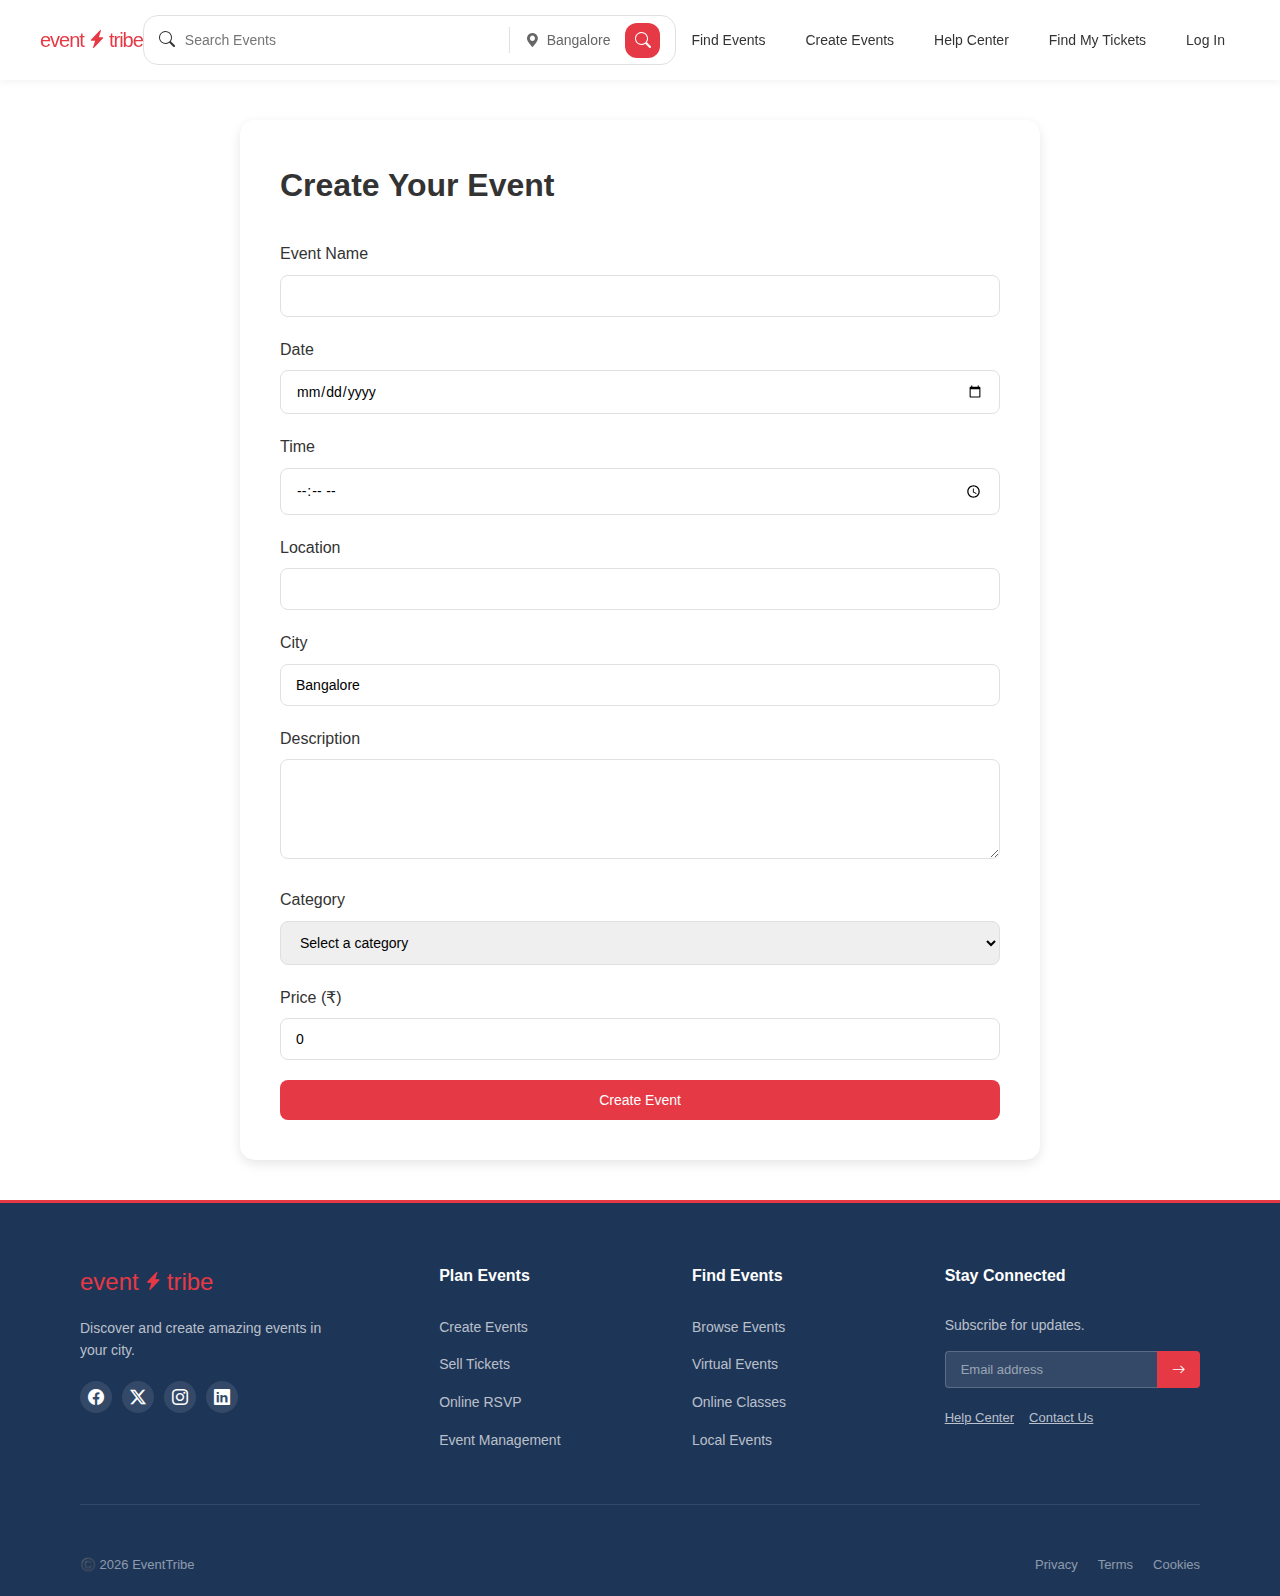
<file: create-event.html>
<!DOCTYPE html>
<html lang="en">

<head>
    <meta charset="UTF-8">
    <meta name="viewport" content="width=device-width, initial-scale=1.0">
    <title>Create Event - EventTribe</title>
    <link rel="stylesheet" href="./src/style.css">
    <link rel="stylesheet" href="https://cdn.jsdelivr.net/npm/bootstrap-icons@1.11.3/font/bootstrap-icons.css" />
</head>

<body>
    <header>
        <a href="./index.html" style="text-decoration: none;">
            <h1 id="logo"><span>event</span><span class="bi bi-lightning-charge-fill"
                    style="font-size: 18px"></span><span>tribe</span></h1>
        </a>
        <button class="mobile-menu-toggle" aria-label="Toggle menu">
            <span class="bi bi-list"></span>
        </button>
        <div class="search-bar">
            <div>
                <span class="bi bi-search"></span>
                <input type="text" placeholder="Search Events">
            </div>
            <div>
                <span class="bi bi-geo-alt-fill"></span>
                <span>Bangalore</span>
            </div>
            <div class="bi bi-search"></div>
        </div>
        <nav class="navbar">
            <a href="./index.html"><span>Find Events</span></a>
            <a href="./create-event.html"><span>Create Events</span></a>
            <a href="./help.html"><span>Help Center</span></a>
            <a href="./tickets.html"><span>Find My Tickets</span></a>
            <a href="./login.html"><span>Log In</span></a>
        </nav>
        <nav class="mobile-nav">
            <a href="./index.html"><span>Find Events</span></a>
            <a href="./create-event.html"><span>Create Events</span></a>
            <a href="./help.html"><span>Help Center</span></a>
            <a href="./tickets.html"><span>Find My Tickets</span></a>
            <a href="./login.html"><span>Log In</span></a>
        </nav>
    </header>
    <main>
        <section class="create-event">
            <h2>Create Your Event</h2>
            <form id="event-form" class="event-form">
                <div class="form-group">
                    <label for="event-name">Event Name</label>
                    <input type="text" id="event-name" required>
                </div>
                <div class="form-group">
                    <label for="event-date">Date</label>
                    <input type="date" id="event-date" required>
                </div>
                <div class="form-group">
                    <label for="event-time">Time</label>
                    <input type="time" id="event-time" required>
                </div>
                <div class="form-group">
                    <label for="event-location">Location</label>
                    <input type="text" id="event-location" required>
                </div>
                <div class="form-group">
                    <label for="event-city">City</label>
                    <input type="text" id="event-city" value="Bangalore" required>
                </div>
                <div class="form-group">
                    <label for="event-description">Description</label>
                    <textarea id="event-description" rows="4"></textarea>
                </div>
                <div class="form-group">
                    <label for="event-category">Category</label>
                    <select id="event-category" required>
                        <option value="">Select a category</option>
                        <option value="Music">Music</option>
                        <option value="Night Life">Night Life</option>
                        <option value="Performing & Visual Arts">Performing & Visual Arts</option>
                        <option value="Holidays">Holidays</option>
                        <option value="Food & Drinks">Food & Drinks</option>
                    </select>
                </div>
                <div class="form-group">
                    <label for="event-price">Price (₹)</label>
                    <input type="number" id="event-price" min="0" value="0" placeholder="0 for free events">
                </div>
                <button type="submit" class="btn btn-primary">Create Event</button>
            </form>
        </section>
    </main>
    <footer class="footer-medium">
        <div class="footer-container">
            <div class="footer-top">
                <div class="footer-col brand-col">
                    <h2><span>event</span><span class="bi bi-lightning-charge-fill"
                            style="font-size: 18px"></span><span>tribe</span></h2>
                    <p>Discover and create amazing events in your city.</p>
                    <div class="social-links">
                        <a href="#" aria-label="Facebook"><span class="bi bi-facebook"></span></a>
                        <a href="#" aria-label="Twitter"><span class="bi bi-twitter-x"></span></a>
                        <a href="#" aria-label="Instagram"><span class="bi bi-instagram"></span></a>
                        <a href="#" aria-label="LinkedIn"><span class="bi bi-linkedin"></span></a>
                    </div>
                </div>
                <div class="footer-col">
                    <h3>Plan Events</h3>
                    <ul class="footer-links">
                        <li><a href="./create-event.html">Create Events</a></li>
                        <li><a href="#">Sell Tickets</a></li>
                        <li><a href="#">Online RSVP</a></li>
                        <li><a href="#">Event Management</a></li>
                    </ul>
                </div>
                <div class="footer-col">
                    <h3>Find Events</h3>
                    <ul class="footer-links">
                        <li><a href="./index.html">Browse Events</a></li>
                        <li><a href="#">Virtual Events</a></li>
                        <li><a href="#">Online Classes</a></li>
                        <li><a href="#">Local Events</a></li>
                    </ul>
                </div>
                <div class="footer-col newsletter-col">
                    <h3>Stay Connected</h3>
                    <p>Subscribe for updates.</p>
                    <form class="simple-newsletter" onsubmit="handleNewsletter(event)">
                        <input type="email" placeholder="Email address" required>
                        <button type="submit"><span class="bi bi-arrow-right"></span></button>
                    </form>
                    <div class="contact-links">
                        <a href="./help.html">Help Center</a>
                        <a href="#">Contact Us</a>
                    </div>
                </div>
            </div>
            <div class="footer-bottom">
                <div class="copyright">©️ 2026 EventTribe</div>
                <div class="legal-links">
                    <a href="#">Privacy</a>
                    <a href="#">Terms</a>
                    <a href="#">Cookies</a>
                </div>
            </div>
        </div>
    </footer>
    <script src="./src/script.js"></script>
    <script>
        document.getElementById('event-form').addEventListener('submit', function (event) {
            event.preventDefault();

            // Get form values
            const eventData = {
                id: Date.now(), // Simple ID generation
                name: document.getElementById('event-name').value.trim(),
                date: document.getElementById('event-date').value,
                time: document.getElementById('event-time').value,
                location: document.getElementById('event-location').value.trim(),
                city: document.getElementById('event-city').value.trim(),
                description: document.getElementById('event-description').value.trim(),
                category: document.getElementById('event-category').value,
                price: parseInt(document.getElementById('event-price').value) || 0,
                image: './public/images/https___cdn.evbuc.com_images_1167821513_3865663544_1_original.jpeg'
            };

            // Validate required fields
            if (!eventData.name || !eventData.date || !eventData.time || !eventData.location || !eventData.category) {
                alert('Please fill in all required fields');
                return;
            }

            // Load existing events
            let events = [];
            const storedEvents = localStorage.getItem('eventTribeEvents');
            if (storedEvents) {
                events = JSON.parse(storedEvents);
            }

            // Add new event
            events.push(eventData);

            // Save to localStorage
            localStorage.setItem('eventTribeEvents', JSON.stringify(events));

            // Show success message
            alert('Event created successfully! Redirecting to home page...');

            // Redirect to home page
            window.location.href = './index.html';
        });

        // Set minimum date to today
        const dateInput = document.getElementById('event-date');
        const today = new Date().toISOString().split('T')[0];
        dateInput.setAttribute('min', today);
    </script>
</body>

</html>
</file>
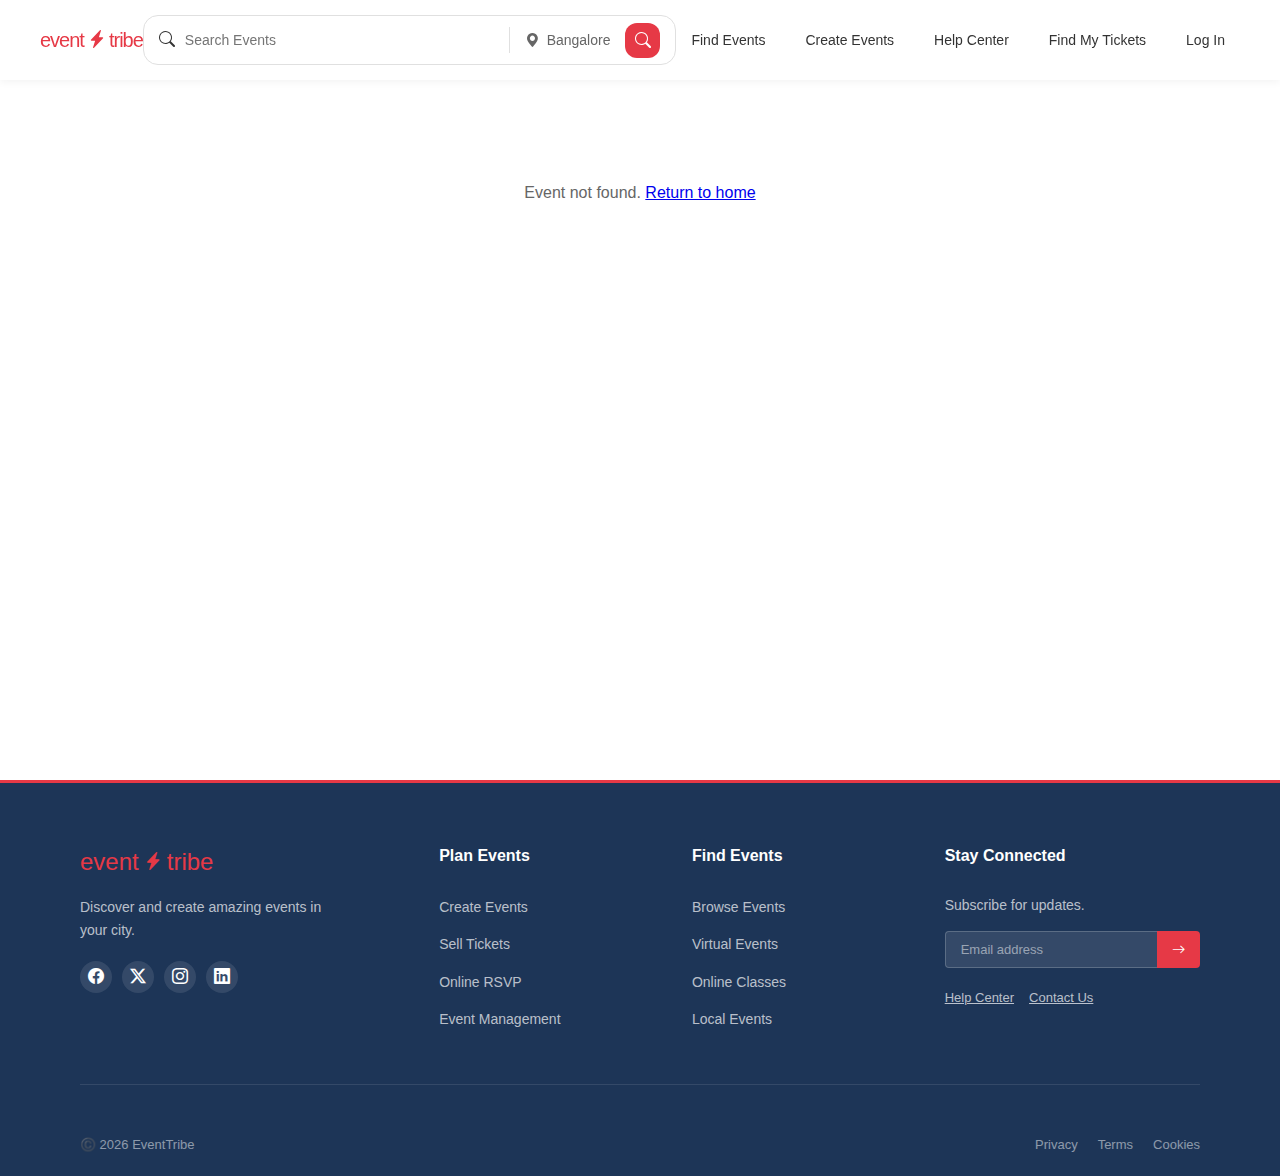
<file: event.html>
<!DOCTYPE html>
<html lang="en">

<head>
    <meta charset="UTF-8">
    <meta name="viewport" content="width=device-width, initial-scale=1.0">
    <title>Event Details - EventTribe</title>
    <link rel="stylesheet" href="./src/style.css">
    <link rel="stylesheet" href="https://cdn.jsdelivr.net/npm/bootstrap-icons@1.11.3/font/bootstrap-icons.css" />
</head>

<body>
    <header>
        <a href="./index.html" style="text-decoration: none;">
            <h1 id="logo"><span>event</span><span class="bi bi-lightning-charge-fill"
                    style="font-size: 18px"></span><span>tribe</span></h1>
        </a>
        <button class="mobile-menu-toggle" aria-label="Toggle menu">
            <span class="bi bi-list"></span>
        </button>
        <div class="search-bar">
            <div>
                <span class="bi bi-search"></span>
                <input type="text" placeholder="Search Events">
            </div>
            <div>
                <span class="bi bi-geo-alt-fill"></span>
                <span>Bangalore</span>
            </div>
            <div class="bi bi-search"></div>
        </div>
        <nav class="navbar">
            <a href="./index.html"><span>Find Events</span></a>
            <a href="./create-event.html"><span>Create Events</span></a>
            <a href="./help.html"><span>Help Center</span></a>
            <a href="./tickets.html"><span>Find My Tickets</span></a>
            <a href="./login.html"><span>Log In</span></a>
        </nav>
        <nav class="mobile-nav">
            <a href="./index.html"><span>Find Events</span></a>
            <a href="./create-event.html"><span>Create Events</span></a>
            <a href="./help.html"><span>Help Center</span></a>
            <a href="./tickets.html"><span>Find My Tickets</span></a>
            <a href="./login.html"><span>Log In</span></a>
        </nav>
    </header>
    <main>
        <section class="event-details">
            <div id="event-content">
                <div class="empty-state">
                    <p>Loading event details...</p>
                </div>
            </div>
        </section>
    </main>
    <footer class="footer-medium">
        <div class="footer-container">
            <div class="footer-top">
                <div class="footer-col brand-col">
                    <h2><span>event</span><span class="bi bi-lightning-charge-fill"
                            style="font-size: 18px"></span><span>tribe</span></h2>
                    <p>Discover and create amazing events in your city.</p>
                    <div class="social-links">
                        <a href="#" aria-label="Facebook"><span class="bi bi-facebook"></span></a>
                        <a href="#" aria-label="Twitter"><span class="bi bi-twitter-x"></span></a>
                        <a href="#" aria-label="Instagram"><span class="bi bi-instagram"></span></a>
                        <a href="#" aria-label="LinkedIn"><span class="bi bi-linkedin"></span></a>
                    </div>
                </div>
                <div class="footer-col">
                    <h3>Plan Events</h3>
                    <ul class="footer-links">
                        <li><a href="./create-event.html">Create Events</a></li>
                        <li><a href="#">Sell Tickets</a></li>
                        <li><a href="#">Online RSVP</a></li>
                        <li><a href="#">Event Management</a></li>
                    </ul>
                </div>
                <div class="footer-col">
                    <h3>Find Events</h3>
                    <ul class="footer-links">
                        <li><a href="./index.html">Browse Events</a></li>
                        <li><a href="#">Virtual Events</a></li>
                        <li><a href="#">Online Classes</a></li>
                        <li><a href="#">Local Events</a></li>
                    </ul>
                </div>
                <div class="footer-col newsletter-col">
                    <h3>Stay Connected</h3>
                    <p>Subscribe for updates.</p>
                    <form class="simple-newsletter" onsubmit="handleNewsletter(event)">
                        <input type="email" placeholder="Email address" required>
                        <button type="submit"><span class="bi bi-arrow-right"></span></button>
                    </form>
                    <div class="contact-links">
                        <a href="./help.html">Help Center</a>
                        <a href="#">Contact Us</a>
                    </div>
                </div>
            </div>
            <div class="footer-bottom">
                <div class="copyright">©️ 2026 EventTribe</div>
                <div class="legal-links">
                    <a href="#">Privacy</a>
                    <a href="#">Terms</a>
                    <a href="#">Cookies</a>
                </div>
            </div>
        </div>
    </footer>
    <button class="back-to-top" id="backToTop" aria-label="Back to top">
        <span class="bi bi-arrow-up"></span>
    </button>
    <script src="./src/script.js"></script>
    <script>
        // Get event ID from URL
        const urlParams = new URLSearchParams(window.location.search);
        const eventId = parseInt(urlParams.get('id'));

        // Load and display event details
        function loadEventDetails() {
            const storedEvents = localStorage.getItem('eventTribeEvents');
            let events = [];

            if (storedEvents) {
                events = JSON.parse(storedEvents);
            }

            const event = events.find(e => e.id === eventId);
            const eventContent = document.getElementById('event-content');

            if (!event) {
                eventContent.innerHTML = `
                    <div class="empty-state">
                        <p>Event not found. <a href="./index.html">Return to home</a></p>
                    </div>
                `;
                return;
            }

            // Format date
            const dateObj = new Date(event.date);
            const formattedDate = dateObj.toLocaleDateString('en-US', {
                weekday: 'long',
                year: 'numeric',
                month: 'long',
                day: 'numeric'
            });

            // Format time
            const timeParts = event.time.split(':');
            const hours = parseInt(timeParts[0]);
            const minutes = timeParts[1];
            const ampm = hours >= 12 ? 'PM' : 'AM';
            const displayHours = hours % 12 || 12;
            const formattedTime = `${displayHours}:${minutes} ${ampm}`;

            // Check if registered
            const registeredEvents = JSON.parse(localStorage.getItem('eventTribeRegisteredEvents') || '[]');
            const isRegistered = registeredEvents.some(e => e.id === event.id);

            eventContent.innerHTML = `
                <img src="${event.image || './public/images/https___cdn.evbuc.com_images_1167821513_3865663544_1_original.jpeg'}" 
                     class="event-banner" 
                     alt="${event.name}"
                     onerror="this.src='./public/images/https___cdn.evbuc.com_images_1167821513_3865663544_1_original.jpeg'">
                <div class="event-header">
                    <h1>${event.name}</h1>
                    <div class="event-meta">
                        <span><span class="bi bi-calendar3"></span> ${formattedDate}</span>
                        <span><span class="bi bi-clock"></span> ${formattedTime}</span>
                        <span><span class="bi bi-geo-alt-fill"></span> ${event.location}</span>
                        <span><span class="bi bi-tag"></span> ${event.category}</span>
                    </div>
                    <div class="event-price">${event.price === 0 ? 'Free' : '₹' + event.price}</div>
                    <a href="#" class="btn btn-primary" id="register-btn" style="max-width: 300px;">
                        ${isRegistered ? 'Registered' : 'Register for Event'}
                    </a>
                </div>
                <div class="event-description">
                    <h3>About this event</h3>
                    <p>${event.description || 'Join us for an amazing event! More details coming soon.'}</p>
                </div>
            `;

            // Handle registration button
            const registerBtn = document.getElementById('register-btn');
            if (registerBtn) {
                registerBtn.addEventListener('click', function (e) {
                    e.preventDefault();
                    const buttonText = this.textContent.trim();

                    if (buttonText === 'Register for Event') {
                        // Register for event
                        const registeredEvents = JSON.parse(localStorage.getItem('eventTribeRegisteredEvents') || '[]');
                        if (!registeredEvents.some(e => e.id === event.id)) {
                            registeredEvents.push({
                                id: event.id,
                                name: event.name,
                                date: event.date,
                                time: event.time,
                                location: event.location,
                                city: event.city,
                                category: event.category,
                                price: event.price,
                                image: event.image
                            });
                            localStorage.setItem('eventTribeRegisteredEvents', JSON.stringify(registeredEvents));
                        }

                        registerBtn.textContent = 'Registered';
                        registerBtn.classList.remove('btn-primary');
                        registerBtn.classList.add('btn-secondary');
                        registerBtn.style.cursor = 'pointer';
                    } else if (buttonText === 'Registered') {
                        // Deregister from event
                        if (confirm('Are you sure you want to cancel your registration for this event?')) {
                            const registeredEvents = JSON.parse(localStorage.getItem('eventTribeRegisteredEvents') || '[]');
                            const filteredEvents = registeredEvents.filter(e => e.id !== event.id);
                            localStorage.setItem('eventTribeRegisteredEvents', JSON.stringify(filteredEvents));

                            registerBtn.textContent = 'Register for Event';
                            registerBtn.classList.remove('btn-secondary');
                            registerBtn.classList.add('btn-primary');
                        }
                    }
                });

                // Style button if already registered
                if (isRegistered) {
                    registerBtn.classList.remove('btn-primary');
                    registerBtn.classList.add('btn-secondary');
                    registerBtn.style.cursor = 'pointer';
                }
            }
        }

        // Load event details on page load
        document.addEventListener('DOMContentLoaded', loadEventDetails);
    </script>
    <script src="./src/script.js"></script>
</body>

</html>
</file>
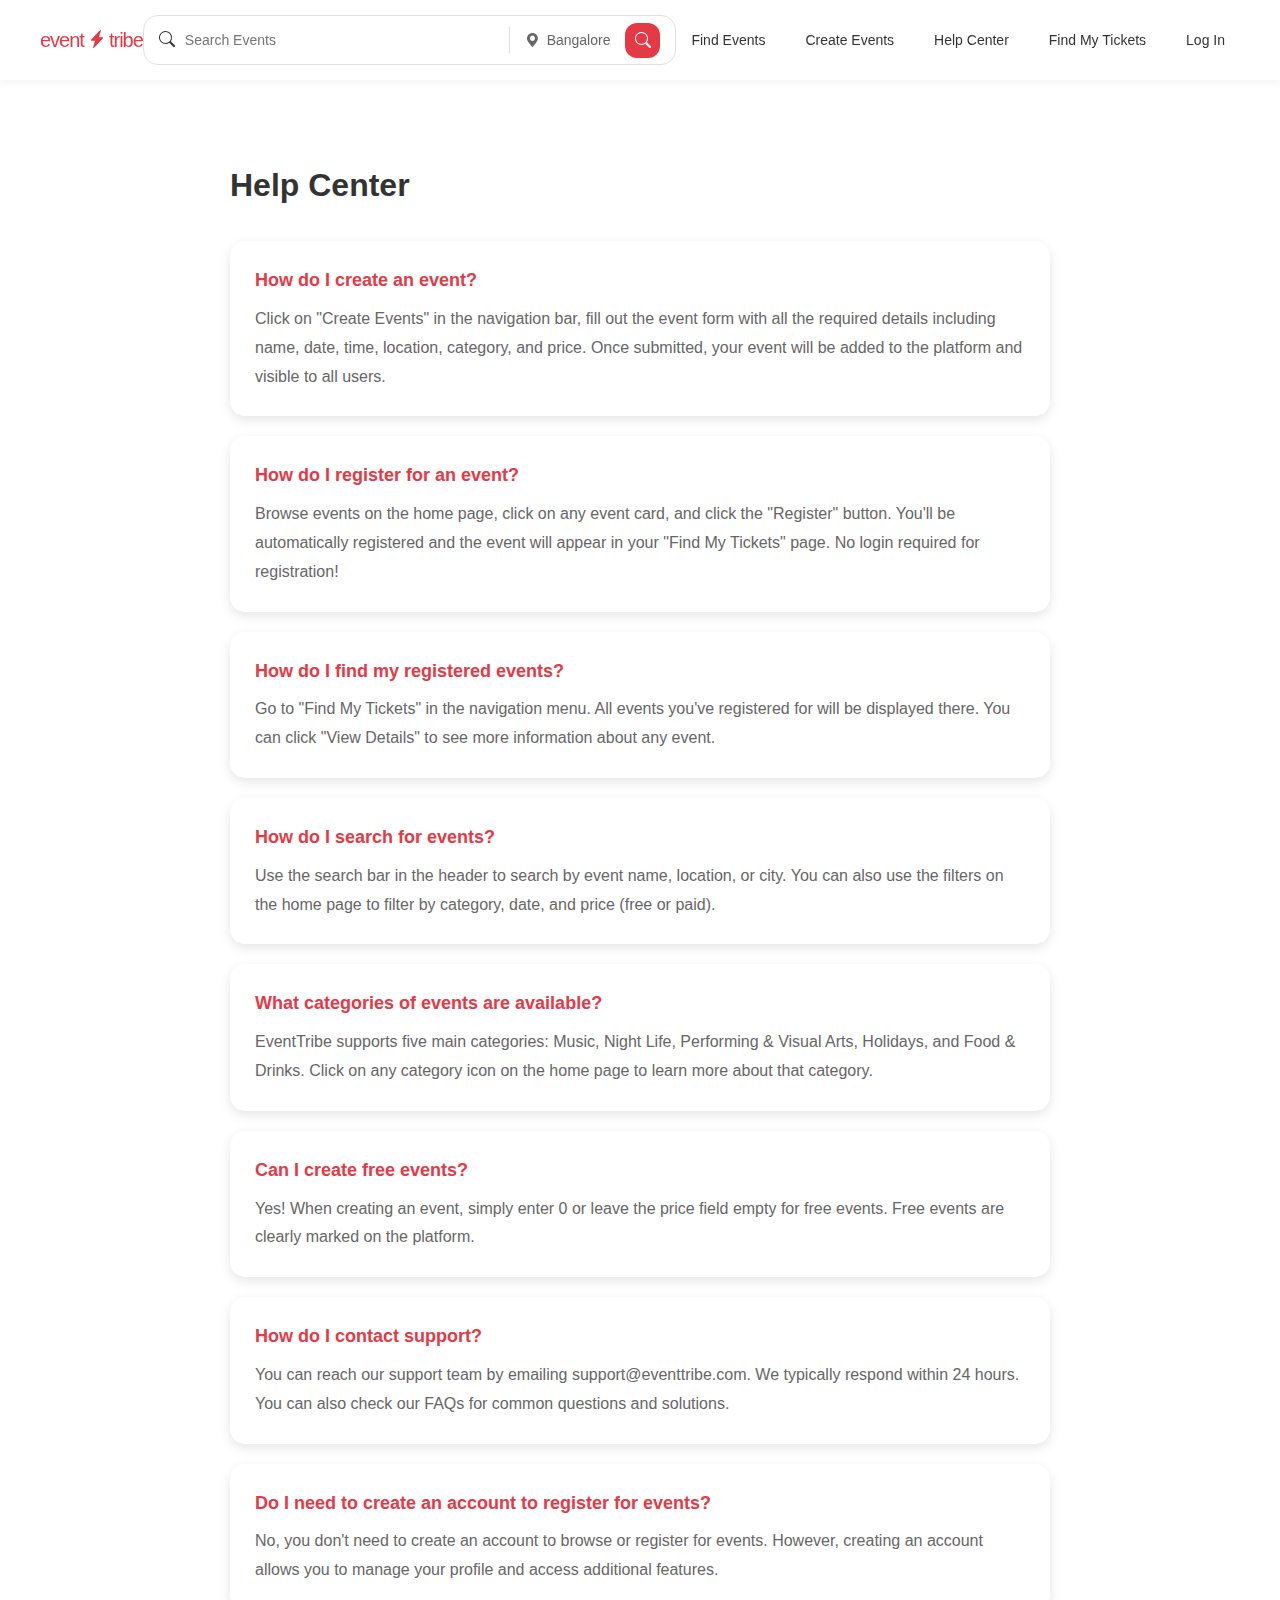
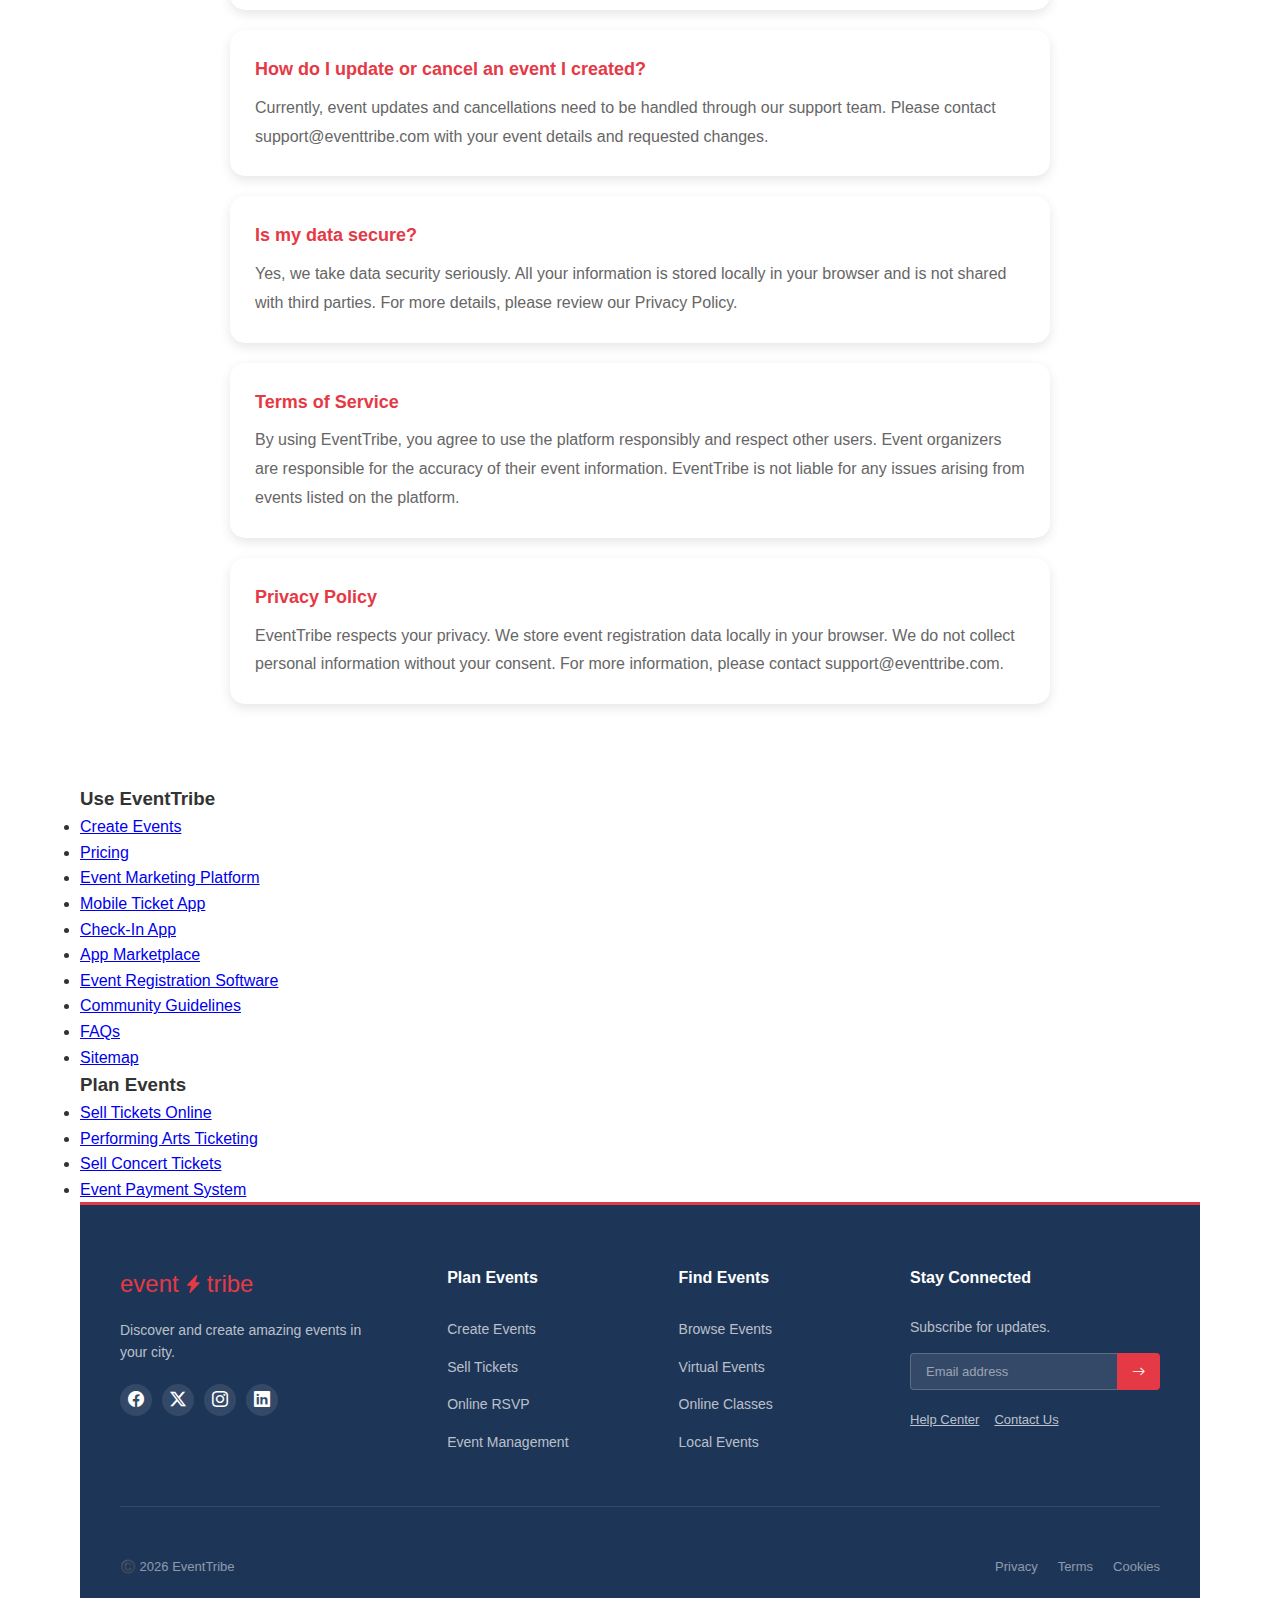
<file: help.html>
<!DOCTYPE html>
<html lang="en">

<head>
    <meta charset="UTF-8">
    <meta name="viewport" content="width=device-width, initial-scale=1.0">
    <title>Help Center - EventTribe</title>
    <link rel="stylesheet" href="./src/style.css">
    <link rel="stylesheet" href="https://cdn.jsdelivr.net/npm/bootstrap-icons@1.11.3/font/bootstrap-icons.css" />
</head>

<body>
    <header>
        <a href="./index.html" style="text-decoration: none;">
            <h1 id="logo"><span>event</span><span class="bi bi-lightning-charge-fill"
                    style="font-size: 18px"></span><span>tribe</span></h1>
        </a>
        <button class="mobile-menu-toggle" aria-label="Toggle menu">
            <span class="bi bi-list"></span>
        </button>
        <div class="search-bar">
            <div>
                <span class="bi bi-search"></span>
                <input type="text" placeholder="Search Events">
            </div>
            <div>
                <span class="bi bi-geo-alt-fill"></span>
                <span>Bangalore</span>
            </div>
            <div class="bi bi-search"></div>
        </div>
        <nav class="navbar">
            <a href="./index.html"><span>Find Events</span></a>
            <a href="./create-event.html"><span>Create Events</span></a>
            <a href="./help.html"><span>Help Center</span></a>
            <a href="./tickets.html"><span>Find My Tickets</span></a>
            <a href="./login.html"><span>Log In</span></a>
        </nav>
        <nav class="mobile-nav">
            <a href="./index.html"><span>Find Events</span></a>
            <a href="./create-event.html"><span>Create Events</span></a>
            <a href="./help.html"><span>Help Center</span></a>
            <a href="./tickets.html"><span>Find My Tickets</span></a>
            <a href="./login.html"><span>Log In</span></a>
        </nav>
    </header>
    <main>
        <section class="help-center">
            <h2>Help Center</h2>
            <div class="faq">
                <div class="question">
                    <h4>How do I create an event?</h4>
                    <p>Click on "Create Events" in the navigation bar, fill out the event form with all the required
                        details including name, date, time, location, category, and price. Once submitted, your event
                        will be added to the platform and visible to all users.</p>
                </div>
                <div class="question">
                    <h4>How do I register for an event?</h4>
                    <p>Browse events on the home page, click on any event card, and click the "Register" button. You'll
                        be automatically registered and the event will appear in your "Find My Tickets" page. No login
                        required for registration!</p>
                </div>
                <div class="question">
                    <h4>How do I find my registered events?</h4>
                    <p>Go to "Find My Tickets" in the navigation menu. All events you've registered for will be
                        displayed there. You can click "View Details" to see more information about any event.</p>
                </div>
                <div class="question">
                    <h4>How do I search for events?</h4>
                    <p>Use the search bar in the header to search by event name, location, or city. You can also use the
                        filters on the home page to filter by category, date, and price (free or paid).</p>
                </div>
                <div class="question">
                    <h4>What categories of events are available?</h4>
                    <p>EventTribe supports five main categories: Music, Night Life, Performing & Visual Arts, Holidays,
                        and Food & Drinks. Click on any category icon on the home page to learn more about that
                        category.</p>
                </div>
                <div class="question">
                    <h4>Can I create free events?</h4>
                    <p>Yes! When creating an event, simply enter 0 or leave the price field empty for free events. Free
                        events are clearly marked on the platform.</p>
                </div>
                <div class="question">
                    <h4>How do I contact support?</h4>
                    <p>You can reach our support team by emailing support@eventtribe.com. We typically respond within 24
                        hours. You can also check our FAQs for common questions and solutions.</p>
                </div>
                <div class="question">
                    <h4>Do I need to create an account to register for events?</h4>
                    <p>No, you don't need to create an account to browse or register for events. However, creating an
                        account allows you to manage your profile and access additional features.</p>
                </div>
                <div class="question">
                    <h4>How do I update or cancel an event I created?</h4>
                    <p>Currently, event updates and cancellations need to be handled through our support team. Please
                        contact support@eventtribe.com with your event details and requested changes.</p>
                </div>
                <div class="question">
                    <h4>Is my data secure?</h4>
                    <p>Yes, we take data security seriously. All your information is stored locally in your browser and
                        is not shared with third parties. For more details, please review our Privacy Policy.</p>
                </div>
                <div class="question">
                    <h4>Terms of Service</h4>
                    <p>By using EventTribe, you agree to use the platform responsibly and respect other users. Event
                        organizers are responsible for the accuracy of their event information. EventTribe is not liable
                        for any issues arising from events listed on the platform.</p>
                </div>
                <div class="question">
                    <h4>Privacy Policy</h4>
                    <p>EventTribe respects your privacy. We store event registration data locally in your browser. We do
                        not collect personal information without your consent. For more information, please contact
                        support@eventtribe.com.</p>
                </div>
            </div>
        </section>
    </main>
    <footer class="footer-container">
        <div class="footer-grid">
            <div class="footer-column">
                <h3 class="footer-title">Use EventTribe</h3>
                <ul class="footer-list">
                    <li><a href="./create-event.html">Create Events</a></li>
                    <li><a href="#">Pricing</a></li>
                    <li><a href="#">Event Marketing Platform</a></li>
                    <li><a href="#">Mobile Ticket App</a></li>
                    <li><a href="#">Check-In App</a></li>
                    <li><a href="#">App Marketplace</a></li>
                    <li><a href="#">Event Registration Software</a></li>
                    <li><a href="#">Community Guidelines</a></li>
                    <li><a href="./help.html">FAQs</a></li>
                    <li><a href="#">Sitemap</a></li>
                </ul>
            </div>
            <div class="footer-column">
                <h3 class="footer-title">Plan Events</h3>
                <ul class="footer-list">
                    <li><a href="#">Sell Tickets Online</a></li>
                    <li><a href="#">Performing Arts Ticketing</a></li>
                    <li><a href="#">Sell Concert Tickets</a></li>
                    <li><a href="#">Event Payment System</a></li>
                    <footer class="footer-medium">
                        <div class="footer-container">
                            <div class="footer-top">
                                <div class="footer-col brand-col">
                                    <h2><span>event</span><span class="bi bi-lightning-charge-fill"
                                            style="font-size: 18px"></span><span>tribe</span></h2>
                                    <p>Discover and create amazing events in your city.</p>
                                    <div class="social-links">
                                        <a href="#" aria-label="Facebook"><span class="bi bi-facebook"></span></a>
                                        <a href="#" aria-label="Twitter"><span class="bi bi-twitter-x"></span></a>
                                        <a href="#" aria-label="Instagram"><span class="bi bi-instagram"></span></a>
                                        <a href="#" aria-label="LinkedIn"><span class="bi bi-linkedin"></span></a>
                                    </div>
                                </div>
                                <div class="footer-col">
                                    <h3>Plan Events</h3>
                                    <ul class="footer-links">
                                        <li><a href="./create-event.html">Create Events</a></li>
                                        <li><a href="#">Sell Tickets</a></li>
                                        <li><a href="#">Online RSVP</a></li>
                                        <li><a href="#">Event Management</a></li>
                                    </ul>
                                </div>
                                <div class="footer-col">
                                    <h3>Find Events</h3>
                                    <ul class="footer-links">
                                        <li><a href="./index.html">Browse Events</a></li>
                                        <li><a href="#">Virtual Events</a></li>
                                        <li><a href="#">Online Classes</a></li>
                                        <li><a href="#">Local Events</a></li>
                                    </ul>
                                </div>
                                <div class="footer-col newsletter-col">
                                    <h3>Stay Connected</h3>
                                    <p>Subscribe for updates.</p>
                                    <form class="simple-newsletter" onsubmit="handleNewsletter(event)">
                                        <input type="email" placeholder="Email address" required>
                                        <button type="submit"><span class="bi bi-arrow-right"></span></button>
                                    </form>
                                    <div class="contact-links">
                                        <a href="./help.html">Help Center</a>
                                        <a href="#">Contact Us</a>
                                    </div>
                                </div>
                            </div>
                            <div class="footer-bottom">
                                <div class="copyright">©️ 2026 EventTribe</div>
                                <div class="legal-links">
                                    <a href="#">Privacy</a>
                                    <a href="#">Terms</a>
                                    <a href="#">Cookies</a>
                                </div>
                            </div>
                        </div>
                    </footer>
                    <script src="./src/script.js"></script>
</body>

</html>
</file>
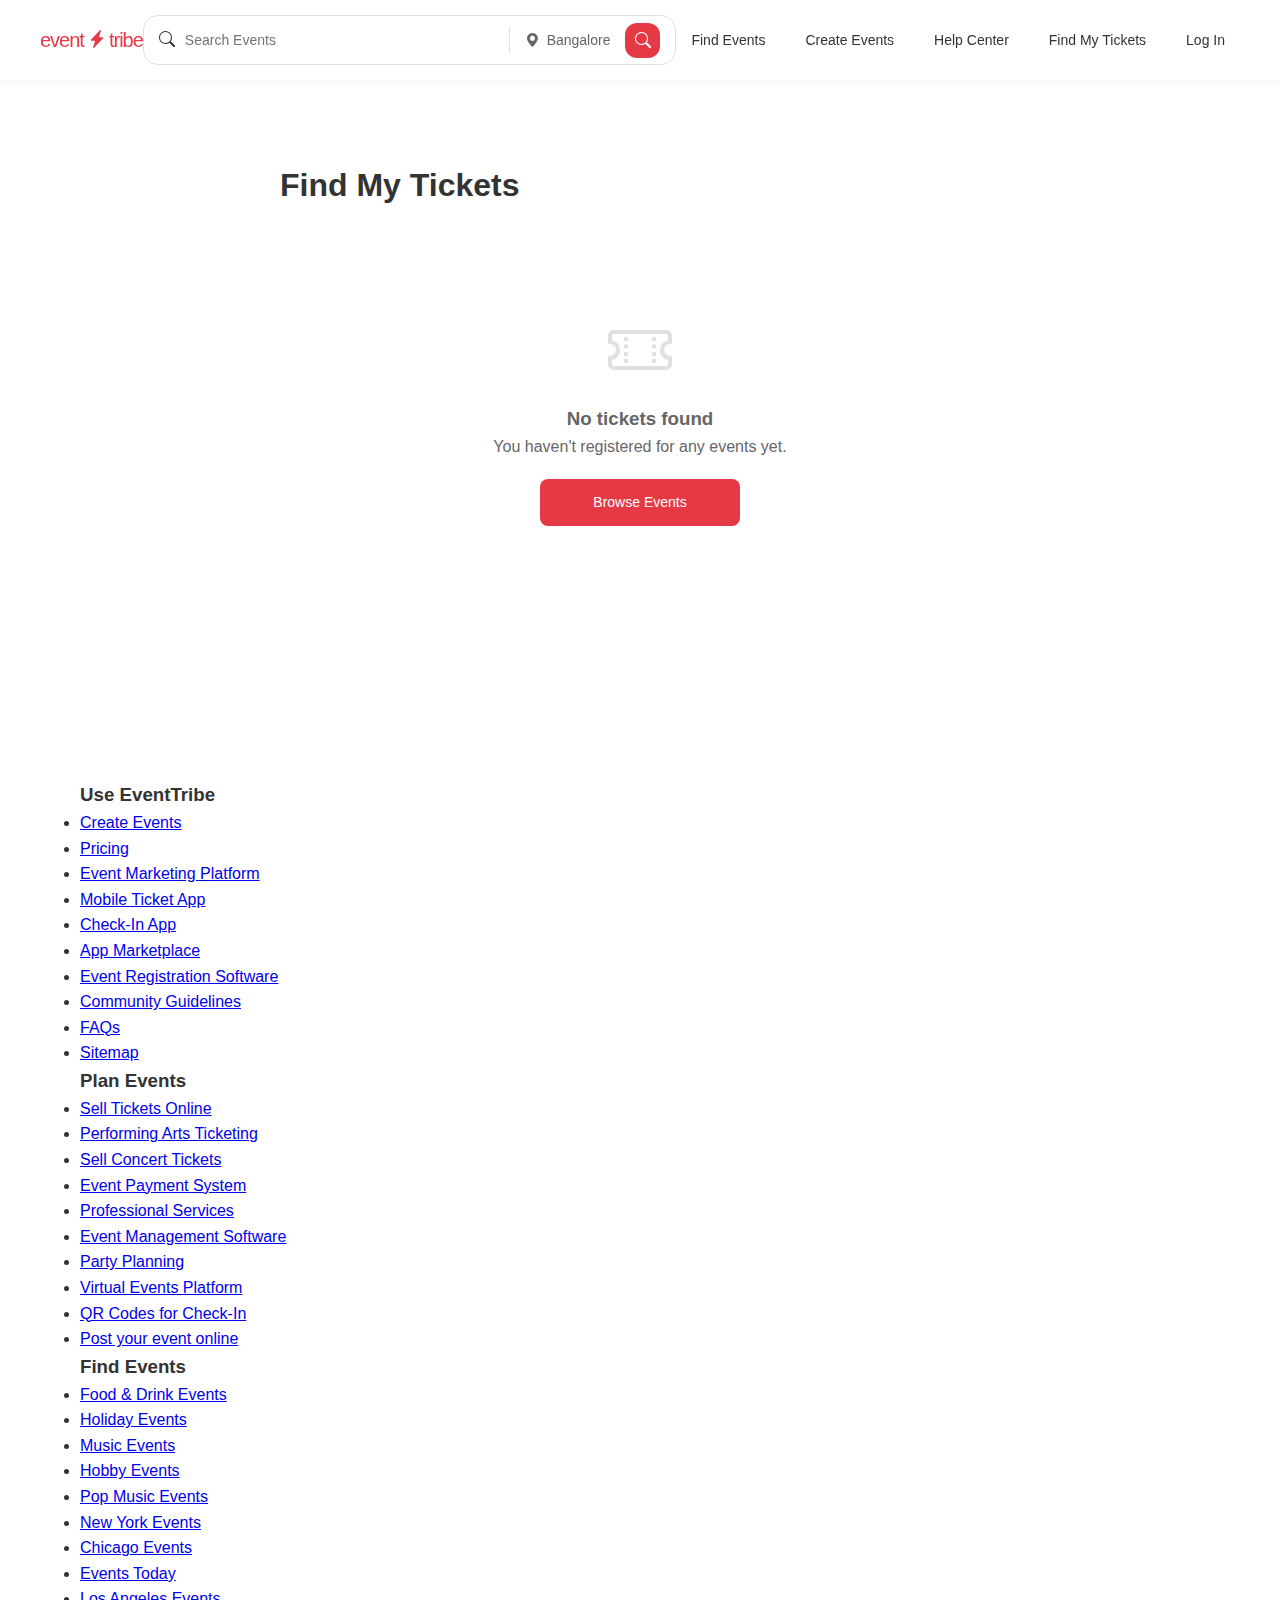
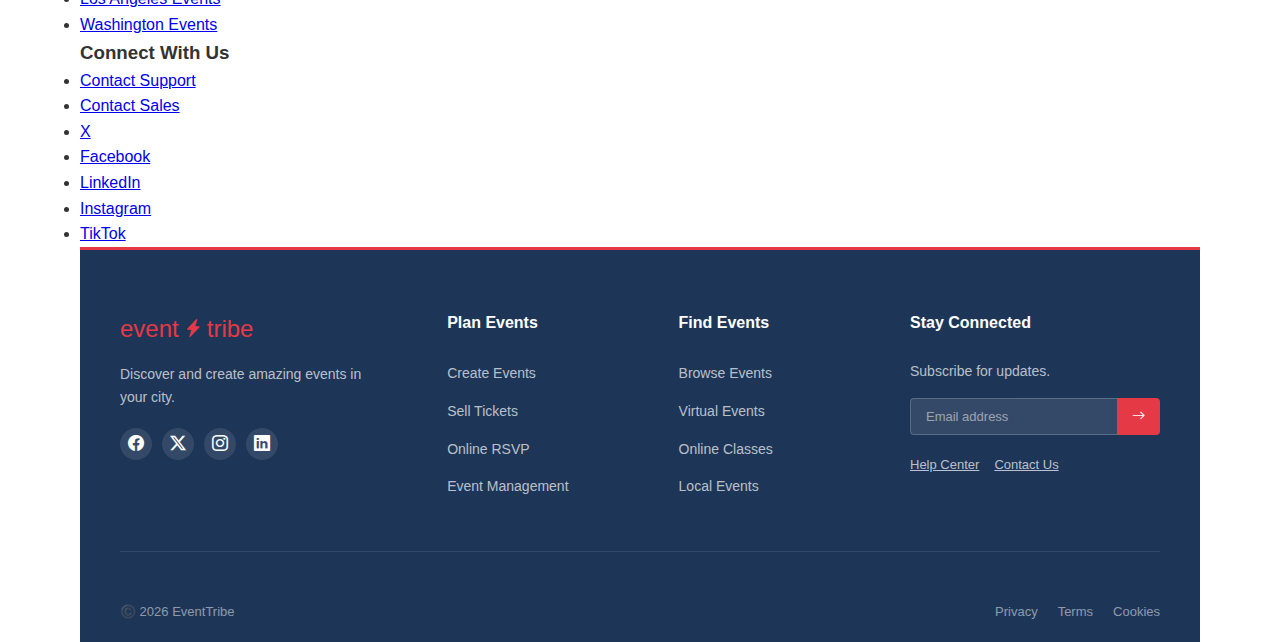
<file: tickets.html>
<!DOCTYPE html>
<html lang="en">

<head>
    <meta charset="UTF-8">
    <meta name="viewport" content="width=device-width, initial-scale=1.0">
    <title>Find My Tickets - EventTribe</title>
    <link rel="stylesheet" href="./src/style.css">
    <link rel="stylesheet" href="https://cdn.jsdelivr.net/npm/bootstrap-icons@1.11.3/font/bootstrap-icons.css" />
</head>

<body>
    <header>
        <a href="./index.html" style="text-decoration: none;">
            <h1 id="logo"><span>event</span><span class="bi bi-lightning-charge-fill"
                    style="font-size: 18px"></span><span>tribe</span></h1>
        </a>
        <button class="mobile-menu-toggle" aria-label="Toggle menu">
            <span class="bi bi-list"></span>
        </button>
        <div class="search-bar">
            <div>
                <span class="bi bi-search"></span>
                <input type="text" placeholder="Search Events">
            </div>
            <div>
                <span class="bi bi-geo-alt-fill"></span>
                <span>Bangalore</span>
            </div>
            <div class="bi bi-search"></div>
        </div>
        <nav class="navbar">
            <a href="./index.html"><span>Find Events</span></a>
            <a href="./create-event.html"><span>Create Events</span></a>
            <a href="./help.html"><span>Help Center</span></a>
            <a href="./tickets.html"><span>Find My Tickets</span></a>
            <a href="./login.html"><span>Log In</span></a>
        </nav>
        <nav class="mobile-nav">
            <a href="./index.html"><span>Find Events</span></a>
            <a href="./create-event.html"><span>Create Events</span></a>
            <a href="./help.html"><span>Help Center</span></a>
            <a href="./tickets.html"><span>Find My Tickets</span></a>
            <a href="./login.html"><span>Log In</span></a>
        </nav>
    </header>
    <main>
        <section class="tickets">
            <h2>Find My Tickets</h2>
            <div id="tickets-container">
                <!-- Registered events will be displayed here -->
            </div>
        </section>
    </main>
    <footer class="footer-container">
        <div class="footer-grid">
            <div class="footer-column">
                <h3 class="footer-title">Use EventTribe</h3>
                <ul class="footer-list">
                    <li><a href="./create-event.html">Create Events</a></li>
                    <li><a href="#">Pricing</a></li>
                    <li><a href="#">Event Marketing Platform</a></li>
                    <li><a href="#">Mobile Ticket App</a></li>
                    <li><a href="#">Check-In App</a></li>
                    <li><a href="#">App Marketplace</a></li>
                    <li><a href="#">Event Registration Software</a></li>
                    <li><a href="#">Community Guidelines</a></li>
                    <li><a href="./help.html">FAQs</a></li>
                    <li><a href="#">Sitemap</a></li>
                </ul>
            </div>
            <div class="footer-column">
                <h3 class="footer-title">Plan Events</h3>
                <ul class="footer-list">
                    <li><a href="#">Sell Tickets Online</a></li>
                    <li><a href="#">Performing Arts Ticketing</a></li>
                    <li><a href="#">Sell Concert Tickets</a></li>
                    <li><a href="#">Event Payment System</a></li>
                    <li><a href="#">Professional Services</a></li>
                    <li><a href="#">Event Management Software</a></li>
                    <li><a href="#">Party Planning</a></li>
                    <li><a href="#">Virtual Events Platform</a></li>
                    <li><a href="#">QR Codes for Check-In</a></li>
                    <li><a href="#">Post your event online</a></li>
                </ul>
            </div>
            <div class="footer-column">
                <h3 class="footer-title">Find Events</h3>
                <ul class="footer-list">
                    <li><a href="#">Food & Drink Events</a></li>
                    <li><a href="#">Holiday Events</a></li>
                    <li><a href="#">Music Events</a></li>
                    <li><a href="#">Hobby Events</a></li>
                    <li><a href="#">Pop Music Events</a></li>
                    <li><a href="#">New York Events</a></li>
                    <li><a href="#">Chicago Events</a></li>
                    <li><a href="#">Events Today</a></li>
                    <li><a href="#">Los Angeles Events</a></li>
                    <li><a href="#">Washington Events</a></li>
                </ul>
            </div>
            <div class="footer-column">
                <h3 class="footer-title">Connect With Us</h3>
                <ul class="footer-list">
                    <li><a href="./help.html">Contact Support</a></li>
                    <li><a href="#">Contact Sales</a></li>
                    <li><a href="#">X</a></li>
                    <li><a href="#">Facebook</a></li>
                    <li><a href="#">LinkedIn</a></li>
                    <li><a href="#">Instagram</a></li>
                    <li><a href="#">TikTok</a></li>
                </ul>
            </div>
        </div>
        <footer class="footer-medium">
            <div class="footer-container">
                <div class="footer-top">
                    <div class="footer-col brand-col">
                        <h2><span>event</span><span class="bi bi-lightning-charge-fill"
                                style="font-size: 18px"></span><span>tribe</span></h2>
                        <p>Discover and create amazing events in your city.</p>
                        <div class="social-links">
                            <a href="#" aria-label="Facebook"><span class="bi bi-facebook"></span></a>
                            <a href="#" aria-label="Twitter"><span class="bi bi-twitter-x"></span></a>
                            <a href="#" aria-label="Instagram"><span class="bi bi-instagram"></span></a>
                            <a href="#" aria-label="LinkedIn"><span class="bi bi-linkedin"></span></a>
                        </div>
                    </div>
                    <div class="footer-col">
                        <h3>Plan Events</h3>
                        <ul class="footer-links">
                            <li><a href="./create-event.html">Create Events</a></li>
                            <li><a href="#">Sell Tickets</a></li>
                            <li><a href="#">Online RSVP</a></li>
                            <li><a href="#">Event Management</a></li>
                        </ul>
                    </div>
                    <div class="footer-col">
                        <h3>Find Events</h3>
                        <ul class="footer-links">
                            <li><a href="./index.html">Browse Events</a></li>
                            <li><a href="#">Virtual Events</a></li>
                            <li><a href="#">Online Classes</a></li>
                            <li><a href="#">Local Events</a></li>
                        </ul>
                    </div>
                    <div class="footer-col newsletter-col">
                        <h3>Stay Connected</h3>
                        <p>Subscribe for updates.</p>
                        <form class="simple-newsletter" onsubmit="handleNewsletter(event)">
                            <input type="email" placeholder="Email address" required>
                            <button type="submit"><span class="bi bi-arrow-right"></span></button>
                        </form>
                        <div class="contact-links">
                            <a href="./help.html">Help Center</a>
                            <a href="#">Contact Us</a>
                        </div>
                    </div>
                </div>
                <div class="footer-bottom">
                    <div class="copyright">©️ 2026 EventTribe</div>
                    <div class="legal-links">
                        <a href="#">Privacy</a>
                        <a href="#">Terms</a>
                        <a href="#">Cookies</a>
                    </div>
                </div>
            </div>
        </footer>
        <script src="./src/script.js"></script>
        <script>
            function formatDate(dateString) {
                const date = new Date(dateString);
                const today = new Date();
                const tomorrow = new Date(today);
                tomorrow.setDate(tomorrow.getDate() + 1);

                const dateStr = date.toDateString();
                const todayStr = today.toDateString();
                const tomorrowStr = tomorrow.toDateString();

                if (dateStr === todayStr) {
                    return 'Today';
                } else if (dateStr === tomorrowStr) {
                    return 'Tomorrow';
                } else {
                    return date.toLocaleDateString('en-US', { month: 'short', day: 'numeric', year: 'numeric' });
                }
            }

            function formatTime(timeString) {
                const timeParts = timeString.split(':');
                const hours = parseInt(timeParts[0]);
                const minutes = timeParts[1];
                const ampm = hours >= 12 ? 'PM' : 'AM';
                const displayHours = hours % 12 || 12;
                return `${displayHours}:${minutes} ${ampm}`;
            }

            function loadRegisteredEvents() {
                const ticketsContainer = document.getElementById('tickets-container');
                const registeredEvents = JSON.parse(localStorage.getItem('eventTribeRegisteredEvents') || '[]');

                if (registeredEvents.length === 0) {
                    ticketsContainer.innerHTML = `
                    <div class="empty-state">
                        <span class="bi bi-ticket-perforated"></span>
                        <h3>No tickets found</h3>
                        <p>You haven't registered for any events yet.</p>
                        <a href="./index.html" class="btn btn-primary" style="max-width: 200px; margin-top: 20px;">Browse Events</a>
                    </div>
                `;
                    return;
                }

                ticketsContainer.innerHTML = '<h3 style="margin-bottom: 20px;">Your Registered Events</h3>';

                registeredEvents.forEach(event => {
                    const ticketCard = document.createElement('div');
                    ticketCard.className = 'ticket-card';

                    ticketCard.innerHTML = `
                    <div style="display: flex; gap: 20px; flex-wrap: wrap;">
                        <div style="flex: 1; min-width: 200px;">
                            <h4>${event.name}</h4>
                            <p><span class="bi bi-calendar3"></span> ${formatDate(event.date)}</p>
                            <p><span class="bi bi-clock"></span> ${formatTime(event.time)}</p>
                            <p><span class="bi bi-geo-alt-fill"></span> ${event.location}, ${event.city}</p>
                            <p><span class="bi bi-tag"></span> ${event.category}</p>
                            <p style="margin-top: 10px;"><strong>Price: ${event.price === 0 ? 'Free' : '₹' + event.price}</strong></p>
                        </div>
                        <div style="display: flex; align-items: center; gap: 10px; flex-wrap: wrap;">
                            <a href="./event.html?id=${event.id}" class="btn btn-primary" style="max-width: 150px;">View Details</a>
                            <button class="btn btn-secondary" onclick="cancelRegistration(${event.id})" style="max-width: 150px;">Cancel Registration</button>
                        </div>
                    </div>
                `;

                    ticketsContainer.appendChild(ticketCard);
                });
            }

            function cancelRegistration(eventId) {
                if (confirm('Are you sure you want to cancel your registration for this event?')) {
                    const registeredEvents = JSON.parse(localStorage.getItem('eventTribeRegisteredEvents') || '[]');
                    const filteredEvents = registeredEvents.filter(e => e.id !== eventId);
                    localStorage.setItem('eventTribeRegisteredEvents', JSON.stringify(filteredEvents));

                    // Reload the page to update the display
                    loadRegisteredEvents();
                }
            }

            document.addEventListener('DOMContentLoaded', loadRegisteredEvents);
        </script>
</body>

</html>
</file>
<file: src/style.css>
/* EventTribe - Unified Stylesheet */
/* System Font Stack */
* {
    margin: 0;
    padding: 0;
    box-sizing: border-box;
}

:root {
    --primary-color: #e63946;
    --primary-hover: #d62828;
    --text-color: #333;
    --text-light: #666;
    --border-color: #e0e0e0;
    --bg-light: #f8f9fa;
    --shadow: 0 4px 12px rgba(0, 0, 0, 0.1);
    --shadow-hover: 0 6px 20px rgba(0, 0, 0, 0.15);
    --transition: all 0.3s ease;
}

html {
    width: 100%;
    overflow-x: hidden;
}

body {
    font-family: -apple-system, BlinkMacSystemFont, "Segoe UI", Roboto, "Helvetica Neue", Arial, sans-serif;
    color: var(--text-color);
    line-height: 1.6;
    background-color: #fff;
    width: 100%;
    margin: 0;
    padding: 0;
}

/* Logo */
#logo,
.logo {
    font-size: 20px;
    font-weight: 200;
    letter-spacing: -1px;
    color: var(--primary-color);
    text-decoration: none;
    display: inline-flex;
    align-items: center;
    gap: 4px;
}

#logo span,
.logo span {
    display: inline-block;
}

/* Header */
header {
    display: flex;
    align-items: center;
    justify-content: space-between;
    padding: 15px 40px;
    background: #fff;
    box-shadow: 0 2px 8px rgba(0, 0, 0, 0.05);
    position: sticky;
    top: 0;
    z-index: 1000;
}

/* Mobile Menu Toggle */
.mobile-menu-toggle {
    display: none;
    background: none;
    border: none;
    font-size: 24px;
    color: var(--text-color);
    cursor: pointer;
    padding: 8px;
}

/* Search Bar */
.search-bar {
    display: flex;
    align-items: center;
    gap: 0;
    padding: 10px 15px;
    height: 50px;
    width: 600px;
    max-width: 100%;
    border-radius: 15px;
    border: 1px solid var(--border-color);
    background: #fff;
    transition: var(--transition);
}

.search-bar:focus-within {
    box-shadow: var(--shadow);
    border-color: var(--primary-color);
}

.search-bar>div:first-child {
    display: flex;
    align-items: center;
    gap: 10px;
    flex: 1;
    padding-right: 15px;
    border-right: 1px solid var(--border-color);
}

.search-bar>div:nth-child(2) {
    display: flex;
    align-items: center;
    gap: 8px;
    padding: 0 15px;
    color: var(--text-light);
    font-size: 14px;
}

.search-bar input {
    border: none;
    outline: none;
    flex: 1;
    font-size: 14px;
    background: transparent;
}

.search-bar .bi-search:last-child {
    display: flex;
    justify-content: center;
    align-items: center;
    background-color: var(--primary-color);
    width: 35px;
    height: 35px;
    border-radius: 12px;
    color: white;
    cursor: pointer;
    transition: var(--transition);
}

.search-bar .bi-search:last-child:hover {
    background-color: var(--primary-hover);
}

/* Navigation */
.navbar {
    display: flex;
    align-items: center;
    gap: 10px;
}

.navbar a {
    padding: 10px 15px;
    border-radius: 25px;
    text-decoration: none;
    color: var(--text-color);
    font-size: 14px;
    transition: var(--transition);
    white-space: nowrap;
}

.navbar a:hover {
    background-color: var(--bg-light);
    color: var(--primary-color);
}

.navbar a .bi-person {
    display: inline-flex;
    width: 36px;
    height: 36px;
    align-items: center;
    justify-content: center;
    border-radius: 50%;
    color: var(--text-color);
    font-size: 18px;
}

/* Mobile Navigation */
.mobile-nav {
    display: none;
    position: absolute;
    top: 100%;
    left: 0;
    right: 0;
    background: #fff;
    box-shadow: var(--shadow);
    flex-direction: column;
    padding: 20px;
    gap: 10px;
}

.mobile-nav.active {
    display: flex;
}

.mobile-nav a {
    padding: 15px;
    border-radius: 8px;
    text-decoration: none;
    color: var(--text-color);
    transition: var(--transition);
}

.mobile-nav a:hover {
    background-color: var(--bg-light);
    color: var(--primary-color);
}

/* Main Content */
main {
    min-height: calc(100vh - 200px);
    padding: 40px;
}

/* Banner */
.banner {
    display: flex;
    justify-content: center;
    margin-bottom: 40px;
}

.banner img {
    width: 100%;
    max-width: 1200px;
    height: 70vh;
    object-fit: cover;
    border-radius: 25px;
    box-shadow: var(--shadow);
}

/* Event Categories */
.event-categories {
    display: flex;
    justify-content: space-around;
    margin: 50px 150px;
    padding-bottom: 40px;
    border-bottom: 1px solid var(--border-color);
    text-align: center;
    flex-wrap: wrap;
    gap: 20px;
}

.icons {
    display: flex;
    flex-direction: column;
    align-items: center;
    text-decoration: none;
    color: var(--text-color);
    transition: var(--transition);
    cursor: pointer;
}

.icons:hover {
    transform: translateY(-5px);
}

.icons img {
    width: 100px;
    height: 100px;
    object-fit: cover;
    padding: 10px;
    border: 1px solid var(--border-color);
    border-radius: 50%;
    margin-bottom: 8px;
    transition: var(--transition);
}

.icons:hover img {
    border-color: var(--primary-color);
    box-shadow: var(--shadow);
}

.icons figcaption {
    font-size: 14px;
    font-weight: 500;
}

/* Category Info Section */
.category-info {
    margin: 30px 150px;
    padding: 30px;
    background: var(--bg-light);
    border-radius: 15px;
    box-shadow: var(--shadow);
    display: none;
}

.category-info.active {
    display: block;
    animation: fadeIn 0.3s ease;
}

@keyframes fadeIn {
    from {
        opacity: 0;
        transform: translateY(-10px);
    }

    to {
        opacity: 1;
        transform: translateY(0);
    }
}

/* Category Info */
.category-info {
    margin: 0 150px;
    padding: 0;
    background: #fff;
    border-radius: 15px;
    box-shadow: var(--shadow);
    text-align: center;
    max-height: 0;
    overflow: hidden;
    opacity: 0;
    transition: all 0.5s ease;
}

.category-info.active {
    padding: 30px;
    max-height: 200px;
    opacity: 1;
    margin-bottom: 30px;
    margin-top: 30px;
}

.category-info h3 {
    color: var(--primary-color);
    margin-bottom: 15px;
    font-size: 24px;
}

.category-info p {
    color: var(--text-light);
    line-height: 1.8;
}

/* Filter Section */
.filters {
    margin: 30px 150px;
    padding: 20px;
    background: var(--bg-light);
    border-radius: 15px;
    display: flex;
    gap: 15px;
    flex-wrap: wrap;
    align-items: center;
}

.filters select,
.filters input {
    padding: 10px 15px;
    border: 1px solid var(--border-color);
    border-radius: 8px;
    font-size: 14px;
    background: #fff;
    outline: none;
    transition: var(--transition);
}

.filters select:focus,
.filters input:focus {
    border-color: var(--primary-color);
    box-shadow: 0 0 0 3px rgba(230, 57, 70, 0.1);
}

/* Events Section */
.events {
    margin: 50px 150px;
}

.events h3 {
    font-size: 28px;
    margin-bottom: 30px;
    color: var(--text-color);
}

.event-cards {
    display: grid;
    grid-template-columns: repeat(auto-fill, minmax(280px, 1fr));
    gap: 25px;
}

/* Event Card */
.card {
    background: #fff;
    border-radius: 15px;
    overflow: hidden;
    box-shadow: var(--shadow);
    transition: var(--transition);
    cursor: pointer;
    display: flex;
    flex-direction: column;
}

.card:hover {
    transform: translateY(-5px);
    box-shadow: var(--shadow-hover);
}

.card-img-top {
    width: 100%;
    height: 200px;
    object-fit: cover;
}

.card-body {
    padding: 20px;
    display: flex;
    flex-direction: column;
    gap: 10px;
    flex: 1;
}

.card-title {
    font-size: 18px;
    font-weight: 600;
    color: var(--text-color);
    margin: 0;
}

.card-text {
    color: var(--text-light);
    font-size: 14px;
    margin: 0;
}

.venue {
    color: var(--text-light);
    font-size: 14px;
}

.pricing {
    color: var(--text-light);
    font-weight: 600;
    font-size: 14px;
}

.card-description {
    font-size: 13px;
    color: #666;
    margin-top: 5px;
    margin-bottom: 10px;
    display: -webkit-box;
    -webkit-line-clamp: 2;
    line-clamp: 2;
    -webkit-box-orient: vertical;
    overflow: hidden;
    line-height: 1.4;
}

/* Buttons */
.btn {
    padding: 12px 24px;
    border: none;
    border-radius: 8px;
    font-size: 14px;
    font-weight: 500;
    cursor: pointer;
    transition: var(--transition);
    text-decoration: none;
    display: inline-block;
    text-align: center;
    width: 100%;
}

.btn-primary {
    background-color: var(--primary-color);
    color: white;
}

.btn-primary:hover {
    background-color: var(--primary-hover);
    transform: translateY(-2px);
    box-shadow: var(--shadow);
}

.btn-secondary {
    background-color: #6c757d;
    color: white;
}

.btn-secondary:hover {
    background-color: #5a6268;
}

.btn.disabled {
    background-color: #6c757d;
    cursor: not-allowed;
    opacity: 0.7;
}

/* Forms */
.form-group {
    margin-bottom: 20px;
}

.form-group label {
    display: block;
    margin-bottom: 8px;
    font-weight: 500;
    color: var(--text-color);
}

.form-group input,
.form-group textarea,
.form-group select {
    width: 100%;
    padding: 12px 15px;
    border: 1px solid var(--border-color);
    border-radius: 8px;
    font-size: 14px;
    font-family: inherit;
    outline: none;
    transition: var(--transition);
}

.form-group input:focus,
.form-group textarea:focus,
.form-group select:focus {
    border-color: var(--primary-color);
    box-shadow: 0 0 0 3px rgba(230, 57, 70, 0.1);
}

.form-group textarea {
    resize: vertical;
    min-height: 100px;
}

.error-message {
    display: block;
    font-size: 12px;
    margin-top: 5px;
    color: #e63946;
}

.field-hint {
    display: block;
    font-size: 11px;
    margin-top: 5px;
    color: var(--text-light);
    font-style: italic;
}

/* Login/Register Pages */
.card-container {
    display: flex;
    justify-content: center;
    align-items: center;
    min-height: 100vh;
    background-image: url('../public/images/image copy.png');
    background-size: cover;
    background-position: center;
    padding: 20px;
}

.login-card,
.eventcard {
    width: 100%;
    max-width: 450px;
    padding: 40px;
    background-color: white;
    border-radius: 15px;
    box-shadow: var(--shadow-hover);
    display: flex;
    flex-direction: column;
    gap: 25px;
}

.login-card h1:not(.logo),
.eventcard h1:not(.logo) {
    font-size: 32px;
    font-weight: 600;
    color: var(--text-color);
    margin: 0;
}

.signIn-other {
    display: flex;
    flex-direction: column;
    gap: 15px;
    text-align: center;
    font-size: 14px;
    color: var(--text-light);
}

.signIn-other a {
    color: var(--primary-color);
    text-decoration: none;
}

.signIn-other a:hover {
    text-decoration: underline;
}

.signIn-other>div {
    display: flex;
    justify-content: center;
    gap: 30px;
    font-size: 30px;
    margin-top: 10px;
}

.signIn-other .bi {
    cursor: pointer;
    transition: var(--transition);
    color: var(--text-color);
}

.signIn-other .bi:hover {
    color: var(--primary-color);
    transform: scale(1.1);
}

/* Create Event Page */
.create-event {
    max-width: 800px;
    margin: 0 auto;
    padding: 40px;
    background: #fff;
    border-radius: 15px;
    box-shadow: var(--shadow);
}

.create-event h2 {
    font-size: 32px;
    margin-bottom: 30px;
    color: var(--text-color);
}

.event-form {
    display: flex;
    flex-direction: column;
}

/* Tickets Page */
.tickets {
    max-width: 800px;
    margin: 0 auto;
    padding: 40px;
}

.tickets h2 {
    font-size: 32px;
    margin-bottom: 30px;
    color: var(--text-color);
}

.ticket-results {
    margin-top: 30px;
}

.ticket-card {
    background: #fff;
    border-radius: 15px;
    padding: 25px;
    margin-bottom: 20px;
    box-shadow: var(--shadow);
    transition: var(--transition);
}

.ticket-card:hover {
    box-shadow: var(--shadow-hover);
}

.ticket-card h4 {
    color: var(--primary-color);
    margin-bottom: 10px;
}

.ticket-card p {
    color: var(--text-light);
    margin: 5px 0;
}

.empty-state {
    text-align: center;
    padding: 60px 20px;
    color: var(--text-light);
}

.empty-state .bi {
    font-size: 64px;
    color: var(--border-color);
    margin-bottom: 20px;
}

/* Event Details Page */
.event-details {
    max-width: 1000px;
    margin: 0 auto;
}

.event-banner {
    width: 100%;
    height: 400px;
    object-fit: cover;
    border-radius: 15px;
    margin-bottom: 30px;
    box-shadow: var(--shadow);
}

.event-header {
    margin-bottom: 30px;
}

.event-header h1 {
    font-size: 36px;
    color: var(--text-color);
    margin-bottom: 15px;
}

.event-meta {
    display: flex;
    gap: 20px;
    flex-wrap: wrap;
    color: var(--text-light);
    margin-bottom: 20px;
}

.event-meta span {
    display: flex;
    align-items: center;
    gap: 8px;
}

.event-price {
    font-size: 24px;
    font-weight: 600;
    color: var(--primary-color);
    margin-bottom: 20px;
}

.event-description {
    margin-bottom: 30px;
    line-height: 1.8;
    color: var(--text-color);
}

.event-map {
    margin-top: 30px;
    border-radius: 15px;
    overflow: hidden;
    box-shadow: var(--shadow);
}

.event-map iframe {
    width: 100%;
    height: 400px;
    border: none;
}

/* Help Center */
.help-center {
    max-width: 900px;
    margin: 0 auto;
    padding: 40px;
}

.help-center h2 {
    font-size: 32px;
    margin-bottom: 30px;
    color: var(--text-color);
}

.faq {
    display: flex;
    flex-direction: column;
    gap: 20px;
}

.question {
    background: #fff;
    padding: 25px;
    border-radius: 15px;
    box-shadow: var(--shadow);
    transition: var(--transition);
}

.question:hover {
    box-shadow: var(--shadow-hover);
}

.question h4 {
    color: var(--primary-color);
    font-size: 18px;
    margin-bottom: 10px;
}

.question p {
    color: var(--text-light);
    line-height: 1.8;
}

/* Footer - Medium */
footer.footer-medium {
    background: #1d3557;
    color: #ffffff;
    padding: 60px 0 20px;
    width: 100%;
    border-top: 3px solid var(--primary-color);
}

.footer-container {
    max-width: 1200px;
    margin: 0 auto;
    padding: 0 40px;
}

.footer-top {
    display: grid;
    grid-template-columns: 1.5fr 1fr 1fr 1.2fr;
    gap: 40px;
    margin-bottom: 50px;
    border-bottom: 1px solid rgba(255, 255, 255, 0.1);
    padding-bottom: 40px;
}

.footer-col h3 {
    font-size: 16px;
    font-weight: 600;
    margin-bottom: 25px;
    color: #ffffff;
}

.footer-col.brand-col h2 {
    font-size: 24px;
    font-weight: 300;
    margin-bottom: 15px;
    color: var(--primary-color);
    display: flex;
    align-items: center;
    gap: 5px;
}

.footer-col.brand-col p {
    color: rgba(255, 255, 255, 0.7);
    font-size: 14px;
    line-height: 1.6;
    margin-bottom: 20px;
    max-width: 250px;
}

.footer-links {
    list-style: none;
    padding: 0;
    margin: 0;
}

.footer-links li {
    margin-bottom: 12px;
}

.footer-links a {
    color: rgba(255, 255, 255, 0.7);
    text-decoration: none;
    font-size: 14px;
    transition: var(--transition);
}

.footer-links a:hover {
    color: #ffffff;
    padding-left: 5px;
}

.newsletter-col p {
    color: rgba(255, 255, 255, 0.7);
    font-size: 14px;
    margin-bottom: 15px;
}

.simple-newsletter {
    display: flex;
    margin-bottom: 20px;
}

.simple-newsletter input {
    flex: 1;
    padding: 10px 15px;
    border: 1px solid rgba(255, 255, 255, 0.2);
    border-right: none;
    border-radius: 4px 0 0 4px;
    background: rgba(255, 255, 255, 0.1);
    color: #fff;
    font-size: 13px;
    outline: none;
}

.simple-newsletter input::placeholder {
    color: rgba(255, 255, 255, 0.5);
}

.simple-newsletter button {
    padding: 0 15px;
    background: var(--primary-color);
    border: none;
    border-radius: 0 4px 4px 0;
    color: #fff;
    cursor: pointer;
    transition: var(--transition);
}

.simple-newsletter button:hover {
    background: var(--primary-hover);
}

.contact-links {
    display: flex;
    gap: 15px;
}

.contact-links a {
    color: rgba(255, 255, 255, 0.7);
    font-size: 13px;
    text-decoration: underline;
}

.social-links {
    display: flex;
    gap: 10px;
}

.social-links a {
    width: 32px;
    height: 32px;
    background: rgba(255, 255, 255, 0.1);
    display: flex;
    align-items: center;
    justify-content: center;
    border-radius: 50%;
    color: #fff;
    transition: var(--transition);
    border: none;
}

.social-links a:hover {
    background: var(--primary-color);
    transform: translateY(-3px);
}

.footer-bottom {
    display: flex;
    justify-content: space-between;
    align-items: center;
    font-size: 13px;
    color: rgba(255, 255, 255, 0.5);
}

.legal-links {
    display: flex;
    gap: 20px;
}

.legal-links a {
    color: rgba(255, 255, 255, 0.5);
    text-decoration: none;
    transition: var(--transition);
}

.legal-links a:hover {
    color: #fff;
}

@media (max-width: 900px) {
    .footer-top {
        grid-template-columns: 1fr 1fr;
        gap: 30px;
    }
}

@media (max-width: 600px) {
    .footer-top {
        grid-template-columns: 1fr;
        text-align: center;
    }

    .footer-col.brand-col p {
        margin: 0 auto 20px;
    }

    .social-links {
        justify-content: center;
    }

    .contact-links {
        justify-content: center;
    }

    .footer-bottom {
        flex-direction: column;
        gap: 15px;
    }
}

/* Back to top button */
.back-to-top {
    position: fixed;
    bottom: 30px;
    right: 30px;
    width: 50px;
    height: 50px;
    background-color: var(--primary-color);
    color: #ffffff;
    border: none;
    border-radius: 50%;
    font-size: 20px;
    cursor: pointer;
    display: none;
    align-items: center;
    justify-content: center;
    box-shadow: 0 4px 12px rgba(0, 0, 0, 0.2);
    transition: var(--transition);
    z-index: 1000;
}

.back-to-top:hover {
    background-color: var(--primary-hover);
    transform: translateY(-5px);
    box-shadow: 0 6px 20px rgba(230, 57, 70, 0.4);
}

.back-to-top.show {
    display: flex;
}

/* Responsive Design */
@media (max-width: 1024px) {
    .event-categories {
        margin: 50px 50px;
    }

    .category-info {
        margin: 30px 50px;
    }

    .filters {
        margin: 30px 50px;
    }

    .events {
        margin: 50px 50px;
    }

    .event-cards {
        grid-template-columns: repeat(auto-fill, minmax(250px, 1fr));
    }
}

@media (max-width: 768px) {
    header {
        padding: 15px 20px;
        flex-wrap: wrap;
    }

    .mobile-menu-toggle {
        display: block;
    }

    .navbar {
        display: none;
    }

    .search-bar {
        width: 100%;
        margin: 10px 0;
        order: 3;
    }

    main {
        padding: 20px;
    }

    .banner img {
        height: 50vh;
    }

    .event-categories {
        margin: 30px 20px;
        gap: 15px;
    }

    .category-info {
        margin: 20px;
        padding: 20px;
    }

    .filters {
        margin: 20px;
        flex-direction: column;
        align-items: stretch;
    }

    .filters select,
    .filters input {
        width: 100%;
    }

    .events {
        margin: 30px 20px;
    }

    .event-cards {
        grid-template-columns: 1fr;
    }

    .create-event,
    .tickets,
    .help-center {
        padding: 20px;
    }

    .back-to-top {
        bottom: 20px;
        right: 20px;
        width: 45px;
        height: 45px;
    }
}

@media (max-width: 480px) {
    .logo {
        font-size: 18px;
    }

    .banner img {
        height: 40vh;
    }

    .icons img {
        width: 80px;
        height: 80px;
    }

    .login-card,
    .eventcard {
        padding: 30px 20px;
    }
}
</file>
